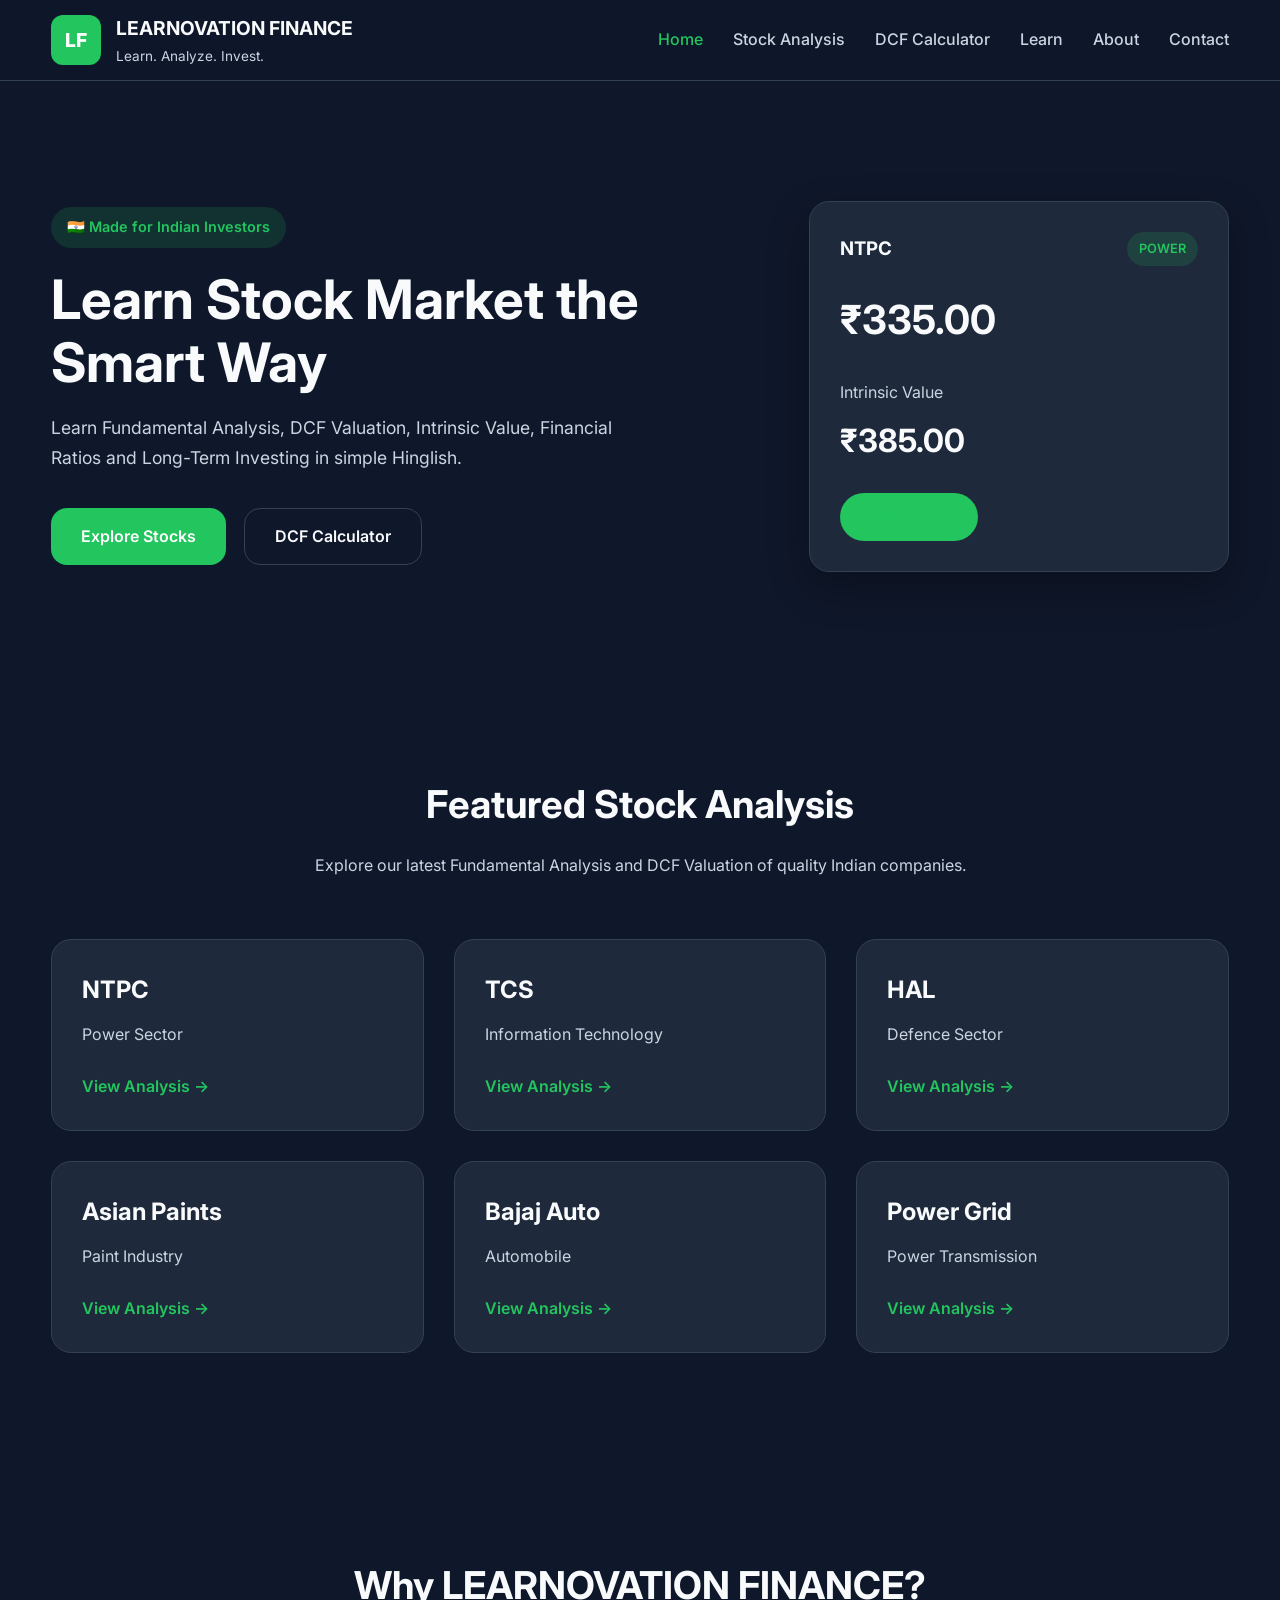
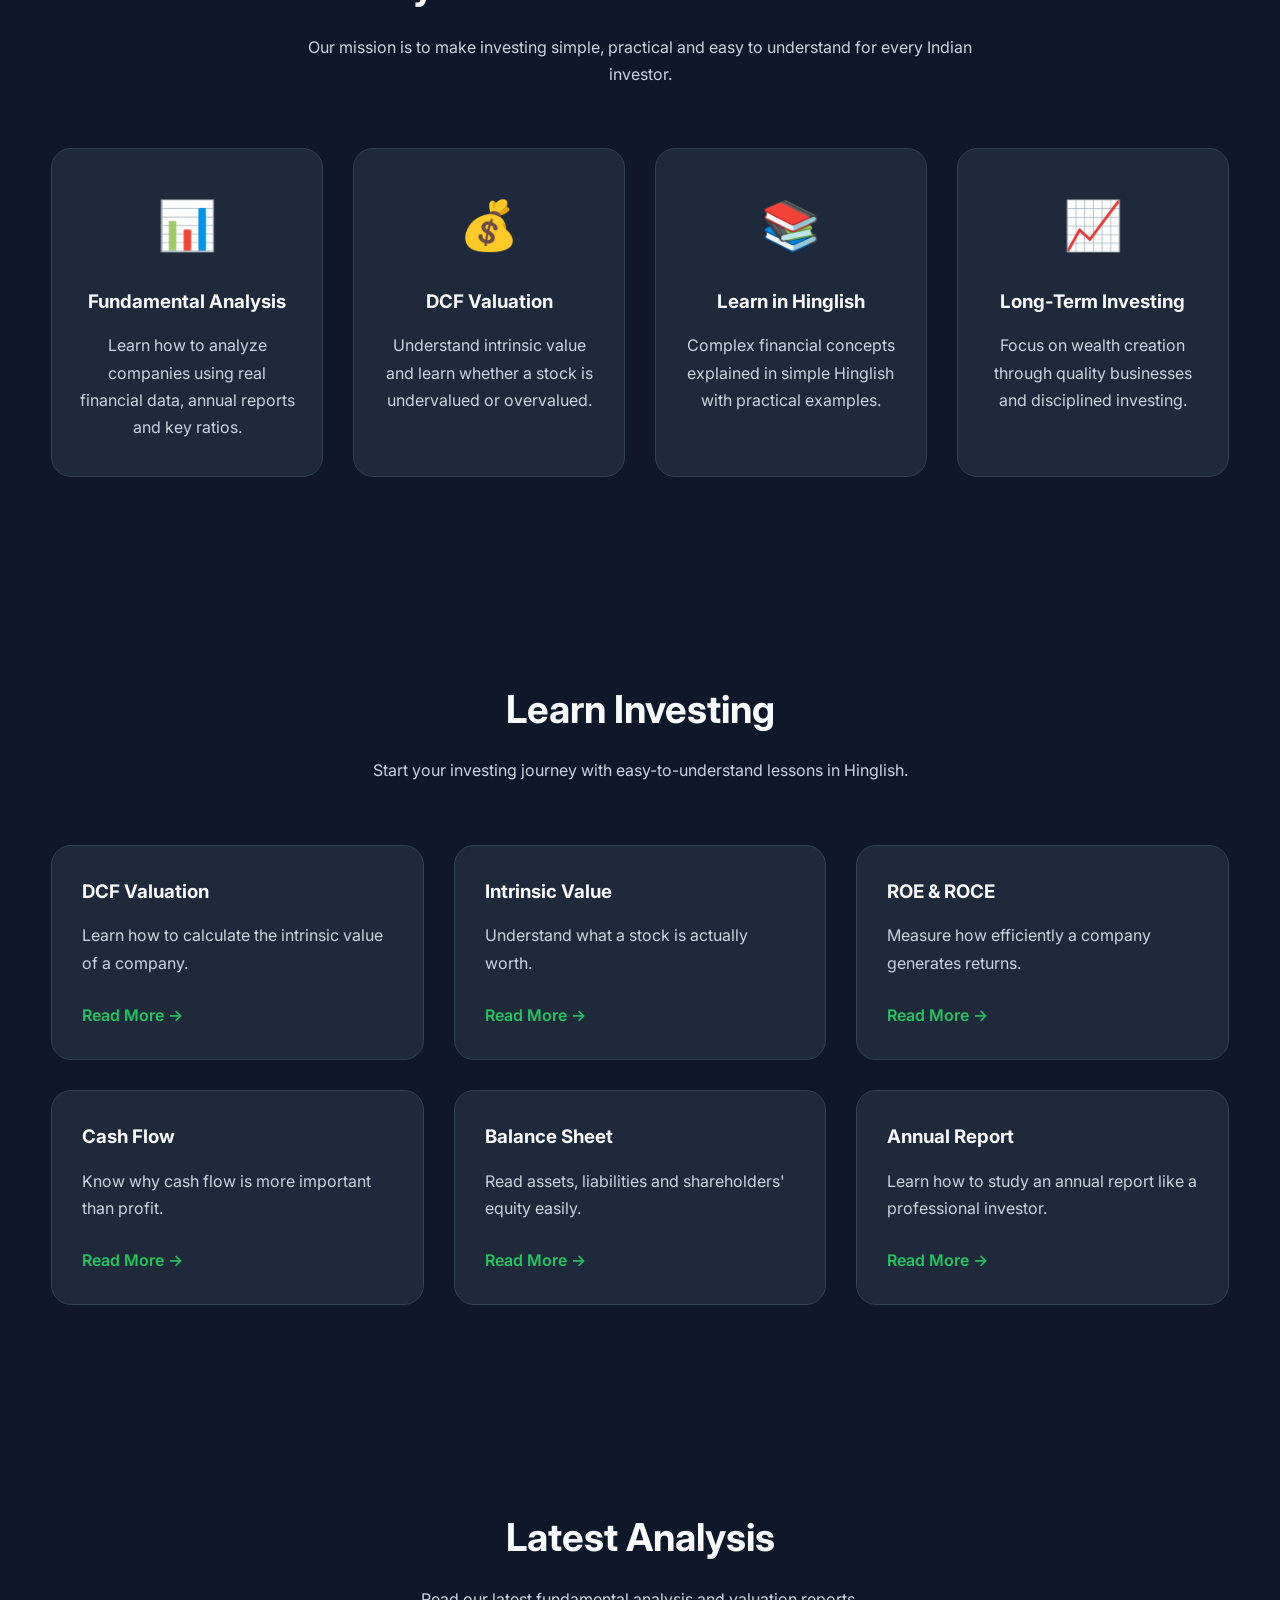
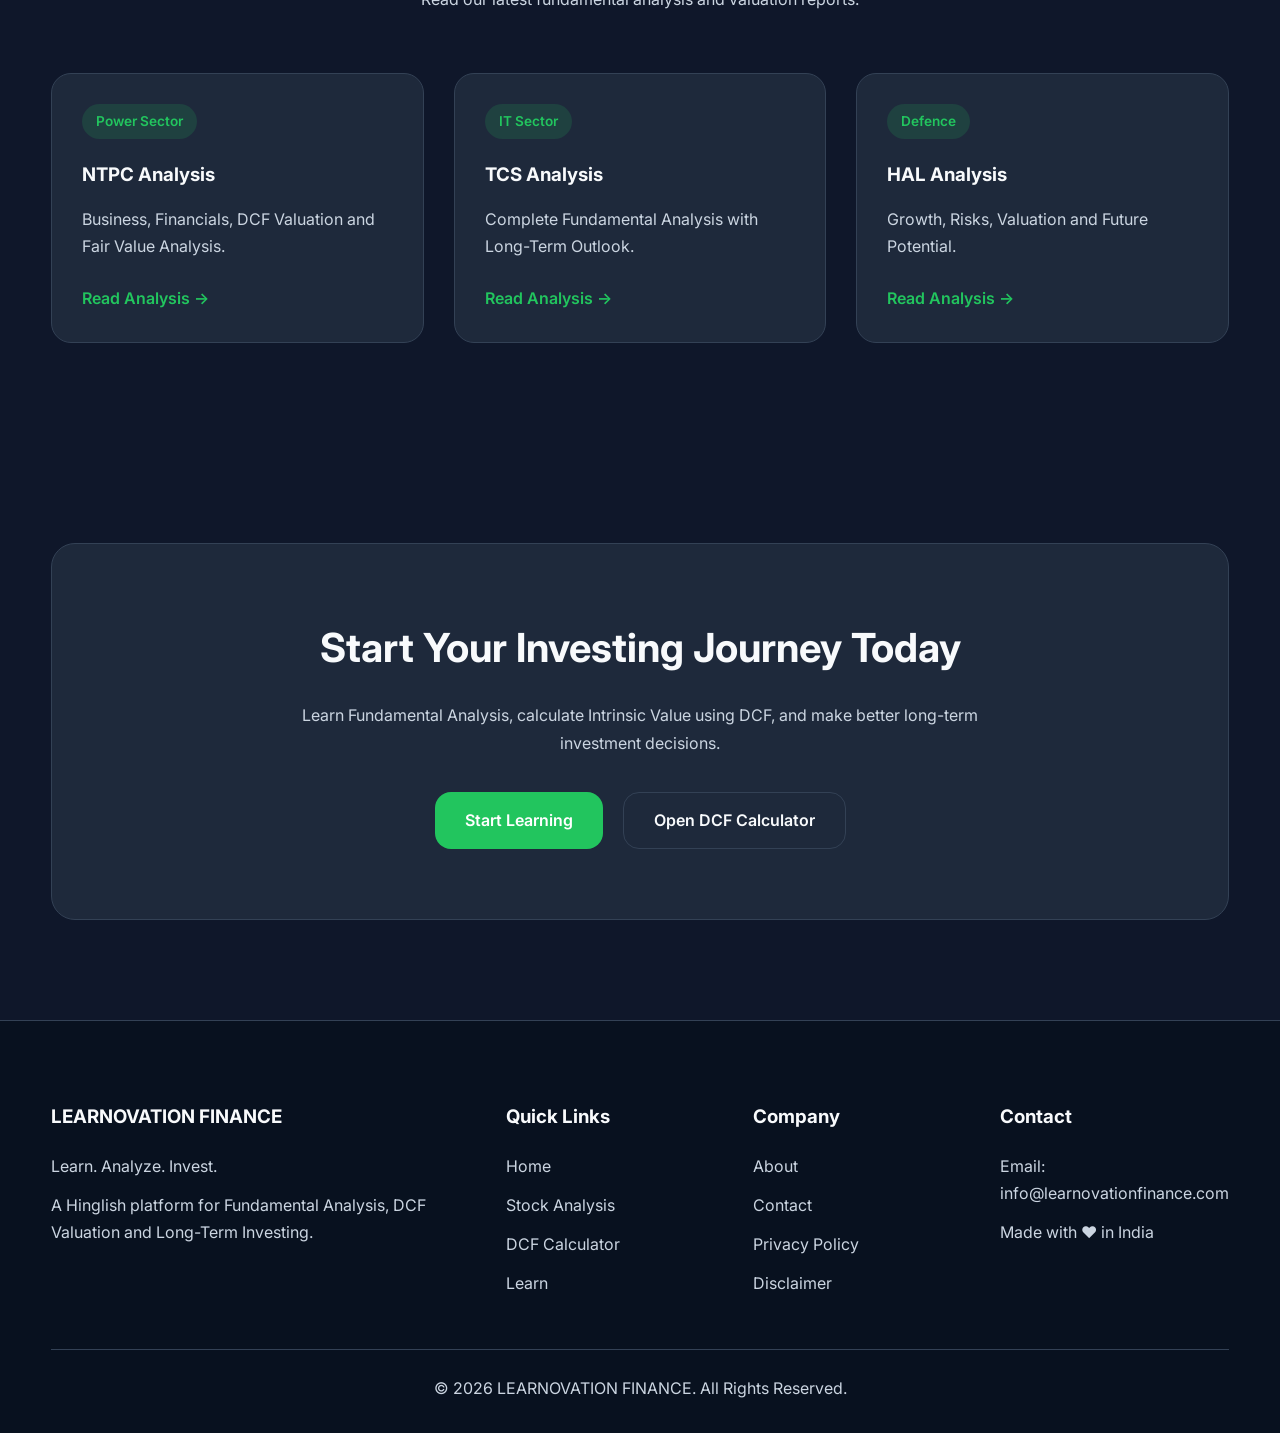
<file: index.html>
<!DOCTYPE html>
<html lang="en">

<head>

    <!-- Basic -->
    <meta charset="UTF-8">
    <meta name="viewport" content="width=device-width, initial-scale=1.0">

    <!-- SEO -->
    <title>LEARNOVATION FINANCE | Learn. Analyze. Invest.</title>

    <meta name="description"
        content="Learnovation Finance is a Hinglish platform for Stock Market Learning, Fundamental Analysis, DCF Valuation and Long-Term Investing.">

    <meta name="keywords"
        content="Stock Market, DCF Calculator, Intrinsic Value, Fundamental Analysis, Value Investing, Indian Stocks">

    <meta name="author"
        content="LEARNOVATION FINANCE">

    <!-- Theme Color -->
    <meta name="theme-color" content="#0F172A">

    <!-- CSS -->
    <link rel="stylesheet" href="css/style.css">
    <link rel="stylesheet" href="css/responsive.css">

    <!-- Favicon -->
    <link rel="icon" href="images/favicon.png">

</head>

<body>

<!-- =========================
        HEADER
========================== -->

<header class="header">

    <div class="container">

        <!-- Logo -->

        <a href="index.html" class="logo">

            <div class="logo-box">
                LF
            </div>

            <div class="logo-text">

                <h2>LEARNOVATION FINANCE</h2>

                <p>Learn. Analyze. Invest.</p>

            </div>

        </a>

        <!-- Navigation -->

        <nav class="navbar">

            <ul class="nav-links">

                <li><a class="active" href="index.html">Home</a></li>

                <li><a href="stock-analysis.html">Stock Analysis</a></li>

                <li><a href="calculator.html">DCF Calculator</a></li>

                <li><a href="learn.html">Learn</a></li>

                <li><a href="about.html">About</a></li>

                <li><a href="contact.html">Contact</a></li>

            </ul>

        </nav>

        <!-- Mobile Menu -->

        <button class="menu-toggle" aria-label="Open Menu">

            ☰

        </button>

    </div>

</header>
<!-- =========================
        HERO SECTION
========================== -->

<section class="hero">

    <div class="container hero-container">

        <!-- Left -->

        <div class="hero-content">

            <span class="hero-badge">
                🇮🇳 Made for Indian Investors
            </span>

            <h1>

                Learn Stock Market the Smart Way

            </h1>

            <p>

                Learn Fundamental Analysis, DCF Valuation, Intrinsic Value,
                Financial Ratios and Long-Term Investing in simple Hinglish.

            </p>

            <div class="hero-buttons">

                <a href="stock-analysis.html" class="btn btn-primary">

                    Explore Stocks

                </a>

                <a href="calculator.html" class="btn btn-secondary">

                    DCF Calculator

                </a>

            </div>

        </div>

        <!-- Right -->

        <div class="hero-card">

            <div class="stock-card">

                <div class="stock-header">

                    <h3>NTPC</h3>

                    <span class="stock-tag">

                        POWER

                    </span>

                </div>

                <div class="stock-price">

                    ₹335.00

                </div>

                <div class="stock-info">

                    <p>Intrinsic Value</p>

                    <h2>₹385.00</h2>

                </div>

                <div class="stock-status buy">

                    Undervalued

                </div>

            </div>

        </div>

    </div>

</section>
<!-- =========================
      FEATURED STOCKS
========================== -->

<section class="featured-stocks">

    <div class="container">

        <div class="section-title">

            <h2>Featured Stock Analysis</h2>

            <p>

                Explore our latest Fundamental Analysis and DCF Valuation of
                quality Indian companies.

            </p>

        </div>

        <div class="stocks-grid">

            <article class="stock-item">

                <h3>NTPC</h3>

                <p>Power Sector</p>

                <a href="stocks/ntpc.html" class="stock-link">

                    View Analysis →

                </a>

            </article>

            <article class="stock-item">

                <h3>TCS</h3>

                <p>Information Technology</p>

                <a href="stocks/tcs.html" class="stock-link">

                    View Analysis →

                </a>

            </article>

            <article class="stock-item">

                <h3>HAL</h3>

                <p>Defence Sector</p>

                <a href="stocks/hal.html" class="stock-link">

                    View Analysis →

                </a>

            </article>

            <article class="stock-item">

                <h3>Asian Paints</h3>

                <p>Paint Industry</p>

                <a href="stocks/asian-paints.html" class="stock-link">

                    View Analysis →

                </a>

            </article>

            <article class="stock-item">

                <h3>Bajaj Auto</h3>

                <p>Automobile</p>

                <a href="stocks/bajaj-auto.html" class="stock-link">

                    View Analysis →

                </a>

            </article>

            <article class="stock-item">

                <h3>Power Grid</h3>

                <p>Power Transmission</p>

                <a href="stocks/power-grid.html" class="stock-link">

                    View Analysis →

                </a>

            </article>

        </div>

    </div>

</section>
<!-- =========================
      WHY LEARNOVATION FINANCE
========================== -->

<section class="why-us">

    <div class="container">

        <div class="section-title">

            <h2>Why LEARNOVATION FINANCE?</h2>

            <p>

                Our mission is to make investing simple, practical and easy to
                understand for every Indian investor.

            </p>

        </div>

        <div class="features-grid">

            <article class="feature-card">

                <div class="feature-icon">📊</div>

                <h3>Fundamental Analysis</h3>

                <p>

                    Learn how to analyze companies using real financial data,
                    annual reports and key ratios.

                </p>

            </article>

            <article class="feature-card">

                <div class="feature-icon">💰</div>

                <h3>DCF Valuation</h3>

                <p>

                    Understand intrinsic value and learn whether a stock is
                    undervalued or overvalued.

                </p>

            </article>

            <article class="feature-card">

                <div class="feature-icon">📚</div>

                <h3>Learn in Hinglish</h3>

                <p>

                    Complex financial concepts explained in simple Hinglish with
                    practical examples.

                </p>

            </article>

            <article class="feature-card">

                <div class="feature-icon">📈</div>

                <h3>Long-Term Investing</h3>

                <p>

                    Focus on wealth creation through quality businesses and
                    disciplined investing.

                </p>

            </article>

        </div>

    </div>

</section>
<!-- =========================
        LEARN SECTION
========================== -->

<section class="learn-section">

    <div class="container">

        <div class="section-title">

            <h2>Learn Investing</h2>

            <p>

                Start your investing journey with easy-to-understand lessons in
                Hinglish.

            </p>

        </div>

        <div class="learn-grid">

            <article class="learn-card">

                <h3>DCF Valuation</h3>

                <p>Learn how to calculate the intrinsic value of a company.</p>

                <a href="learn.html">Read More →</a>

            </article>

            <article class="learn-card">

                <h3>Intrinsic Value</h3>

                <p>Understand what a stock is actually worth.</p>

                <a href="learn.html">Read More →</a>

            </article>

            <article class="learn-card">

                <h3>ROE & ROCE</h3>

                <p>Measure how efficiently a company generates returns.</p>

                <a href="learn.html">Read More →</a>

            </article>

            <article class="learn-card">

                <h3>Cash Flow</h3>

                <p>Know why cash flow is more important than profit.</p>

                <a href="learn.html">Read More →</a>

            </article>

            <article class="learn-card">

                <h3>Balance Sheet</h3>

                <p>Read assets, liabilities and shareholders' equity easily.</p>

                <a href="learn.html">Read More →</a>

            </article>

            <article class="learn-card">

                <h3>Annual Report</h3>

                <p>Learn how to study an annual report like a professional investor.</p>

                <a href="learn.html">Read More →</a>

            </article>

        </div>

    </div>

</section>
<!-- =========================
      FEATURED ANALYSIS
========================== -->

<section class="featured-analysis">

    <div class="container">

        <div class="section-title">

            <h2>Latest Analysis</h2>

            <p>

                Read our latest fundamental analysis and valuation reports.

            </p>

        </div>

        <div class="analysis-grid">

            <article class="analysis-card">

                <span class="analysis-category">

                    Power Sector

                </span>

                <h3>NTPC Analysis</h3>

                <p>

                    Business, Financials, DCF Valuation and Fair Value Analysis.

                </p>

                <a href="stocks/ntpc.html">

                    Read Analysis →

                </a>

            </article>

            <article class="analysis-card">

                <span class="analysis-category">

                    IT Sector

                </span>

                <h3>TCS Analysis</h3>

                <p>

                    Complete Fundamental Analysis with Long-Term Outlook.

                </p>

                <a href="stocks/tcs.html">

                    Read Analysis →

                </a>

            </article>

            <article class="analysis-card">

                <span class="analysis-category">

                    Defence

                </span>

                <h3>HAL Analysis</h3>

                <p>

                    Growth, Risks, Valuation and Future Potential.

                </p>

                <a href="stocks/hal.html">

                    Read Analysis →

                </a>

            </article>

        </div>

    </div>

</section>
<!-- =========================
      CALL TO ACTION
========================== -->

<section class="cta-section">

    <div class="container">

        <div class="cta-box">

            <h2>Start Your Investing Journey Today</h2>

            <p>

                Learn Fundamental Analysis, calculate Intrinsic Value using DCF,
                and make better long-term investment decisions.

            </p>

            <div class="cta-buttons">

                <a href="learn.html" class="btn btn-primary">

                    Start Learning

                </a>

                <a href="calculator.html" class="btn btn-secondary">

                    Open DCF Calculator

                </a>

            </div>

        </div>

    </div>

</section>


<!-- =========================
          FOOTER
========================== -->

<footer class="footer">

    <div class="container">

        <div class="footer-grid">

            <div class="footer-column">

                <h3>LEARNOVATION FINANCE</h3>

                <p>

                    Learn. Analyze. Invest.

                </p>

                <p>

                    A Hinglish platform for Fundamental Analysis,
                    DCF Valuation and Long-Term Investing.

                </p>

            </div>


            <div class="footer-column">

                <h3>Quick Links</h3>

                <ul>

                    <li><a href="index.html">Home</a></li>

                    <li><a href="stock-analysis.html">Stock Analysis</a></li>

                    <li><a href="calculator.html">DCF Calculator</a></li>

                    <li><a href="learn.html">Learn</a></li>

                </ul>

            </div>


            <div class="footer-column">

                <h3>Company</h3>

                <ul>

                    <li><a href="about.html">About</a></li>

                    <li><a href="contact.html">Contact</a></li>

                    <li><a href="privacy-policy.html">Privacy Policy</a></li>

                    <li><a href="disclaimer.html">Disclaimer</a></li>

                </ul>

            </div>


            <div class="footer-column">

                <h3>Contact</h3>

                <p>Email: info@learnovationfinance.com</p>

                <p>Made with ❤️ in India</p>

            </div>

        </div>

        <div class="footer-bottom">

            <p>

                © 2026 LEARNOVATION FINANCE. All Rights Reserved.

            </p>

        </div>

    </div>

</footer>


<script src="js/main.js"></script>

</body>
</html>
</file>
<file: css/style.css>
/*==================================================
            LEARNOVATION FINANCE
                Version 1.0
==================================================*/

/*==========================
        GOOGLE FONT
==========================*/

@import url('https://fonts.googleapis.com/css2?family=Inter:wght@300;400;500;600;700;800;900&display=swap');

/*==========================
        ROOT VARIABLES
==========================*/

:root{

    --primary:#22C55E;
    --primary-dark:#16A34A;

    --bg:#0F172A;
    --surface:#1E293B;
    --surface-light:#334155;

    --text:#F8FAFC;
    --text-light:#CBD5E1;

    --border:#334155;

    --shadow:0 15px 40px rgba(0,0,0,.30);

    --radius:16px;

    --transition:.30s ease;

}

/*==========================
        RESET
==========================*/

*{

    margin:0;
    padding:0;
    box-sizing:border-box;

}

html{

    scroll-behavior:smooth;

}

body{

    font-family:'Inter',sans-serif;

    background:var(--bg);

    color:var(--text);

    line-height:1.7;

}

img{

    max-width:100%;
    display:block;

}

a{

    text-decoration:none;

}

ul{

    list-style:none;

}

.container{

    width:min(1200px,92%);
    margin:auto;

}

section{

    padding:100px 0;

}
/*==================================================
                    HEADER
==================================================*/

.header{

    position:sticky;

    top:0;

    left:0;

    width:100%;

    background:rgba(15,23,42,.95);

    backdrop-filter:blur(12px);

    border-bottom:1px solid var(--border);

    z-index:1000;

}

.header .container{

    display:flex;

    align-items:center;

    justify-content:space-between;

    height:80px;

}

.logo{

    display:flex;

    align-items:center;

    gap:15px;

}

.logo-box{

    width:50px;

    height:50px;

    border-radius:12px;

    background:var(--primary);

    color:#fff;

    display:flex;

    align-items:center;

    justify-content:center;

    font-size:1.2rem;

    font-weight:800;

}

.logo-text h2{

    color:var(--text);

    font-size:1.2rem;

    font-weight:700;

}

.logo-text p{

    color:var(--text-light);

    font-size:.85rem;

}

.nav-links{

    display:flex;

    align-items:center;

    gap:30px;

}

.nav-links a{

    color:var(--text-light);

    font-weight:500;

    transition:var(--transition);

}

.nav-links a:hover,

.nav-links a.active{

    color:var(--primary);

}

.menu-toggle{

    display:none;

    border:none;

    background:none;

    color:#fff;

    font-size:1.8rem;

    cursor:pointer;

}
/*==================================================
                    HERO
==================================================*/

.hero{

    padding:120px 0 100px;

}

.hero-container{

    display:grid;

    grid-template-columns:1fr 420px;

    gap:60px;

    align-items:center;

}

.hero-badge{

    display:inline-block;

    background:rgba(34,197,94,.15);

    color:var(--primary);

    padding:8px 16px;

    border-radius:50px;

    margin-bottom:20px;

    font-size:.9rem;

    font-weight:600;

}

.hero-content h1{

    font-size:3.4rem;

    line-height:1.15;

    margin-bottom:20px;

}

.hero-content p{

    color:var(--text-light);

    font-size:1.1rem;

    margin-bottom:35px;

    max-width:600px;

}

.hero-buttons{

    display:flex;

    gap:18px;

}

.btn{

    display:inline-flex;

    align-items:center;

    justify-content:center;

    padding:14px 30px;

    border-radius:var(--radius);

    font-weight:600;

    transition:var(--transition);

}

.btn-primary{

    background:var(--primary);

    color:#fff;

}

.btn-primary:hover{

    background:var(--primary-dark);

}

.btn-secondary{

    border:1px solid var(--border);

    color:var(--text);

}

.btn-secondary:hover{

    border-color:var(--primary);

    color:var(--primary);

}

.stock-card{

    background:var(--surface);

    border:1px solid var(--border);

    border-radius:20px;

    padding:30px;

    box-shadow:var(--shadow);

}

.stock-header{

    display:flex;

    justify-content:space-between;

    align-items:center;

    margin-bottom:20px;

}

.stock-tag{

    background:rgba(34,197,94,.15);

    color:var(--primary);

    padding:6px 12px;

    border-radius:30px;

    font-size:.8rem;

    font-weight:600;

}

.stock-price{

    font-size:2.5rem;

    font-weight:700;

    margin-bottom:25px;

}

.stock-info p{

    color:var(--text-light);

}

.stock-info h2{

    margin-top:8px;

    font-size:2rem;

}

.stock-status{

    margin-top:25px;

    display:inline-block;

    background:var(--primary);

    color:#fff;

    padding:10px 20px;

    border-radius:40px;

    font-weight:600;

}
/*==================================================
            COMMON SECTION TITLE
==================================================*/

.section-title{

    text-align:center;

    margin-bottom:60px;

}

.section-title h2{

    font-size:2.4rem;

    margin-bottom:15px;

}

.section-title p{

    color:var(--text-light);

    max-width:700px;

    margin:auto;

}


/*==================================================
            FEATURED STOCKS
==================================================*/

.stocks-grid{

    display:grid;

    grid-template-columns:repeat(3,1fr);

    gap:30px;

}

.stock-item{

    background:var(--surface);

    border:1px solid var(--border);

    border-radius:20px;

    padding:30px;

    transition:var(--transition);

}

.stock-item:hover{

    transform:translateY(-8px);

    border-color:var(--primary);

    box-shadow:var(--shadow);

}

.stock-item h3{

    font-size:1.5rem;

    margin-bottom:10px;

}

.stock-item p{

    color:var(--text-light);

    margin-bottom:25px;

}

.stock-link{

    color:var(--primary);

    font-weight:600;

}

.stock-link:hover{

    text-decoration:underline;

}
/*==================================================
                WHY US
==================================================*/

.features-grid{

    display:grid;

    grid-template-columns:repeat(4,1fr);

    gap:30px;

}

.feature-card{

    background:var(--surface);

    border:1px solid var(--border);

    border-radius:20px;

    padding:35px 25px;

    text-align:center;

    transition:var(--transition);

}

.feature-card:hover{

    transform:translateY(-8px);

    border-color:var(--primary);

    box-shadow:var(--shadow);

}

.feature-icon{

    font-size:3rem;

    margin-bottom:20px;

}

.feature-card h3{

    margin-bottom:15px;

}

.feature-card p{

    color:var(--text-light);

}


/*==================================================
                LEARN SECTION
==================================================*/

.learn-grid{

    display:grid;

    grid-template-columns:repeat(3,1fr);

    gap:30px;

}

.learn-card{

    background:var(--surface);

    border:1px solid var(--border);

    border-radius:20px;

    padding:30px;

    transition:var(--transition);

}

.learn-card:hover{

    transform:translateY(-8px);

    border-color:var(--primary);

    box-shadow:var(--shadow);

}

.learn-card h3{

    margin-bottom:15px;

}

.learn-card p{

    color:var(--text-light);

    margin-bottom:25px;

}

.learn-card a{

    color:var(--primary);

    font-weight:600;

}

.learn-card a:hover{

    text-decoration:underline;

}
/*==================================================
            FEATURED ANALYSIS
==================================================*/

.analysis-grid{

    display:grid;

    grid-template-columns:repeat(3,1fr);

    gap:30px;

}

.analysis-card{

    background:var(--surface);

    border:1px solid var(--border);

    border-radius:20px;

    padding:30px;

    transition:var(--transition);

}

.analysis-card:hover{

    transform:translateY(-8px);

    border-color:var(--primary);

    box-shadow:var(--shadow);

}

.analysis-category{

    display:inline-block;

    padding:6px 14px;

    border-radius:30px;

    background:rgba(34,197,94,.15);

    color:var(--primary);

    font-size:.85rem;

    font-weight:600;

    margin-bottom:20px;

}

.analysis-card h3{

    margin-bottom:15px;

}

.analysis-card p{

    color:var(--text-light);

    margin-bottom:25px;

}

.analysis-card a{

    color:var(--primary);

    font-weight:600;

}


/*==================================================
                CTA
==================================================*/

.cta-box{

    background:var(--surface);

    border:1px solid var(--border);

    border-radius:24px;

    padding:70px 40px;

    text-align:center;

}

.cta-box h2{

    font-size:2.5rem;

    margin-bottom:20px;

}

.cta-box p{

    color:var(--text-light);

    max-width:700px;

    margin:0 auto 35px;

}

.cta-buttons{

    display:flex;

    justify-content:center;

    gap:20px;

}


/*==================================================
                FOOTER
==================================================*/

.footer{

    background:#08111F;

    border-top:1px solid var(--border);

    padding:80px 0 30px;

}

.footer-grid{

    display:grid;

    grid-template-columns:2fr 1fr 1fr 1fr;

    gap:40px;

    margin-bottom:40px;

}

.footer-column h3{

    margin-bottom:20px;

}

.footer-column p{

    color:var(--text-light);

    margin-bottom:12px;

}

.footer-column li{

    margin-bottom:12px;

}

.footer-column a{

    color:var(--text-light);

    transition:var(--transition);

}

.footer-column a:hover{

    color:var(--primary);

}

.footer-bottom{

    border-top:1px solid var(--border);

    padding-top:25px;

    text-align:center;

    color:var(--text-light);

}
/*==================================================
                DCF CALCULATOR
==================================================*/

.calculator-box{

    max-width:900px;
    margin:50px auto 0;
    background:var(--surface);
    border:1px solid var(--border);
    border-radius:20px;
    padding:40px;
    box-shadow:var(--shadow);

}

.calculator-grid{

    display:grid;
    grid-template-columns:repeat(2,1fr);
    gap:25px;

}

.input-group{

    display:flex;
    flex-direction:column;

}

.input-group label{

    margin-bottom:10px;
    font-weight:600;

}

.input-group input{

    background:var(--bg);
    color:var(--text);
    border:1px solid var(--border);
    border-radius:12px;
    padding:15px;
    font-size:1rem;
    outline:none;
    transition:var(--transition);

}

.input-group input:focus{

    border-color:var(--primary);

}

.calculator-btn{

    text-align:center;
    margin-top:35px;

}

.result-box{

    margin-top:40px;
    text-align:center;
    background:var(--bg);
    border:1px solid var(--border);
    border-radius:16px;
    padding:30px;

}

.result-box h2{

    font-size:3rem;
    color:var(--primary);
    margin:15px 0;

}

.result-box p{

    color:var(--text-light);

}
/*==================================================
            RESULT DASHBOARD
==================================================*/

.result-grid{

    display:grid;
    grid-template-columns:repeat(auto-fit,minmax(180px,1fr));
    gap:20px;
    margin-top:30px;

}

.result-item{

    background:var(--surface);
    border:1px solid var(--border);
    border-radius:16px;
    padding:20px;
    text-align:center;

}

.result-item h4{

    color:var(--text-light);
    margin-bottom:10px;
    font-size:0.95rem;

}

.result-item h3{

    color:var(--primary);
    font-size:1.6rem;

}

.analysis-box{

    margin-top:35px;
    padding:25px;
    background:rgba(34,197,94,0.08);
    border:1px solid rgba(34,197,94,0.25);
    border-radius:16px;

}

.analysis-box h3{

    margin-bottom:15px;

}

.analysis-box p{

    line-height:1.8;

}

.calculator-actions{

    margin-top:30px;
    text-align:center;

}
/*==================================================
        RECOMMENDATION COLORS
==================================================*/

.buy{

    color:#22C55E !important;

}

.hold{

    color:#FACC15 !important;

}

.avoid{

    color:#EF4444 !important;

}
/*==================================================
            RESULT ANIMATION
==================================================*/

.result-box{

    opacity:0;

    transform:translateY(20px);

    transition:all .4s ease;

}

.result-box.show{

    opacity:1;

    transform:translateY(0);

}
/*==================================================
            FAIR VALUE METER
==================================================*/

.fair-value-meter{

    margin-top:35px;

}

.fair-value-meter h3{

    margin-bottom:15px;

}

.meter{

    width:100%;

    height:18px;

    background:var(--bg);

    border-radius:30px;

    overflow:hidden;

    border:1px solid var(--border);

}

.meter-fill{

    width:0;

    height:100%;

    background:var(--primary);

    transition:all .6s ease;

}

#meterText{

    margin-top:15px;

    text-align:center;

    font-weight:600;

    color:var(--text-light);

}
/*==================================================
            DCF PROJECTION TABLE
==================================================*/

.projection-box{

    margin-top:60px;

}

.table-wrapper{

    overflow-x:auto;

    margin-top:20px;

}

table{

    width:100%;
    border-collapse:collapse;

}

th{

    background:var(--primary);

    color:#fff;

    padding:15px;

}

td{

    padding:14px;

    border-bottom:1px solid var(--border);

    text-align:center;

}

tr:hover{

    background:rgba(255,255,255,.04);

}
/*==================================================
            FAIR VALUE METER
==================================================*/

.fair-value-meter{

    margin:40px 0;

    background:var(--surface);

    padding:25px;

    border-radius:16px;

    border:1px solid var(--border);

}

.fair-value-meter h3{

    margin-bottom:20px;

}

.meter{

    width:100%;

    height:18px;

    background:#1f2937;

    border-radius:50px;

    overflow:hidden;

}

.meter-fill{

    width:0%;

    height:100%;

    background:#22C55E;

    transition:all .8s ease;

}

#meterText{

    margin-top:15px;

    color:var(--text-light);

    font-weight:600;

}
/*==================================================
            DCF GROWTH CHART
==================================================*/

.chart-box{

    margin-top:60px;

    background:var(--surface);

    border:1px solid var(--border);

    border-radius:16px;

    padding:25px;

}

.chart-box h3{

    margin-bottom:20px;

}

.chart-box canvas{

    width:100% !important;

    height:350px !important;

}
/*==================================================
        DCF ASSUMPTIONS
==================================================*/

.assumption-box{

    margin-top:40px;

    background:var(--surface);

    border:1px solid var(--border);

    border-radius:16px;

    padding:25px;

}

.assumption-box h3{

    margin-bottom:20px;

}

.assumption-item{

    display:flex;

    justify-content:space-between;

    align-items:center;

    padding:12px 0;

    border-bottom:1px solid var(--border);

}

.assumption-item:last-child{

    border-bottom:none;

}

.assumption-item span{

    color:var(--text-light);

}

.assumption-item strong{

    color:var(--text);

}
/*==================================================
            REPORT HEADER
==================================================*/

.report-header{

    text-align:center;

    margin-bottom:30px;

}

.report-header h2{

    font-size:28px;

    margin-bottom:8px;

}

.report-header p{

    color:var(--text-light);

    font-size:15px;

}
/*==================================================
        SCENARIO ANALYSIS
==================================================*/

.scenario-box{

    margin-top:40px;

    background:var(--surface);

    border:1px solid var(--border);

    border-radius:16px;

    padding:25px;

}

.scenario-box h3{

    margin-bottom:20px;

}

.scenario-table{

    width:100%;

    border-collapse:collapse;

}

.scenario-table th{

    background:#1f2937;

    color:#ffffff;

    padding:14px;

    text-align:center;

}

.scenario-table td{

    padding:14px;

    text-align:center;

    border-bottom:1px solid var(--border);

}

.scenario-table tr:last-child td{

    border-bottom:none;

}
/*==================================================
        SENSITIVITY MATRIX
==================================================*/

.sensitivity-box{

    margin-top:40px;

    background:var(--surface);

    border:1px solid var(--border);

    border-radius:16px;

    padding:25px;

}

.sensitivity-box h3{

    margin-bottom:8px;

}

.matrix-note{

    color:#9CA3AF;

    margin:8px 0 18px;

    font-size:14px;

    text-align:center;

    line-height:1.6;

}

.sensitivity-table{

    width:100%;

    border-collapse:collapse;

}

.sensitivity-table th{

    background:#1F2937;

    color:#ffffff;

    padding:12px;

    text-align:center;

    font-size:14px;

}

.sensitivity-table td{

    padding:12px;

    text-align:center;

    border:1px solid var(--border);

    font-size:14px;

}

.sensitivity-table tbody tr:hover{

    background:rgba(34,197,94,0.08);

}
/*=========================================
        Sensitivity Heatmap
=========================================*/

.heat-buy{

    background:#16A34A !important;
    color:#fff;
    font-weight:700;

}

.heat-hold{

    background:#EAB308 !important;
    color:#111827;
    font-weight:700;

}

.heat-avoid{

    background:#DC2626 !important;
    color:#fff;
    font-weight:700;

}
/*=========================================
        INTRINSIC VALUE GAUGE
=========================================*/

.gauge-box{

    margin-top:35px;

    background:var(--surface);

    border:1px solid var(--border);

    border-radius:18px;

    padding:25px;

    text-align:center;

}

.gauge{

    width:220px;

    margin:25px auto;

}

.gauge-body{

    width:220px;

    height:110px;

    background:#E5E7EB;

    border-radius:220px 220px 0 0;

    overflow:hidden;

    position:relative;

}

.gauge-fill{

    position:absolute;

    width:220px;

    height:110px;

    background:conic-gradient(
        #22C55E 0deg,
        #FACC15 90deg,
        #EF4444 180deg
    );

    transform-origin:center bottom;

    transform:rotate(-90deg);

    transition:transform .8s ease;

}

.gauge-cover{

    position:absolute;

    left:50%;

    bottom:0;

    transform:translateX(-50%);

    width:150px;

    height:75px;

    background:var(--surface);

    border-radius:150px 150px 0 0;

    display:flex;

    align-items:center;

    justify-content:center;

    font-weight:700;

    font-size:20px;

}
.ai-verdict-box{
    margin-top:30px;
    padding:25px;
    background:#fff;
    border-radius:15px;
    box-shadow:0 8px 20px rgba(0,0,0,.08);
}

.score-circle{
    width:120px;
    height:120px;
    border-radius:50%;
    background:#2563eb;
    color:#fff;
    margin:20px auto;
    display:flex;
    justify-content:center;
    align-items:center;
    font-size:28px;
    font-weight:bold;
}

.verdict-grid{
    display:grid;
    grid-template-columns:repeat(auto-fit,minmax(250px,1fr));
    gap:20px;
}

.strength-box,
.risk-box{
    background:#f9fafb;
    padding:15px;
    border-radius:10px;
}

.strength-box ul,
.risk-box ul{
    padding-left:18px;
}

#investmentVerdict{
    text-align:center;
    margin-bottom:20px;
}
/* AI Verdict Text Fix */

.ai-verdict-box{
    color:#111827;
}

.ai-verdict-box h3{
    color:#111827;
    font-weight:700;
}

#investmentVerdict{
    color:#111827;
    font-size:32px;
    font-weight:700;
    text-align:center;
    margin:20px 0;
}

.strength-box h4,
.risk-box h4{
    color:#111827;
    font-weight:600;
}

.strength-box li,
.risk-box li{
    color:#374151;
    margin:8px 0;
    line-height:1.5;
}
/* ===========================
   WACC Calculator
=========================== */

.wacc-box{
    margin:25px 0;
    padding:20px;
    background:#f8fafc;
    border-radius:15px;
    border:1px solid #e5e7eb;
}

.wacc-box h3{
    text-align:center;
    margin-bottom:20px;
    color:#1e293b;
}

.wacc-box .input-grid{
    display:grid;
    grid-template-columns:repeat(auto-fit,minmax(180px,1fr));
    gap:15px;
}

.wacc-box .btn{
    margin-top:20px;
    width:100%;
}
.wacc-box label{
    display:block;
    color:#111827;
    font-weight:600;
    margin-bottom:8px;
}
.wacc-result{
    display:none;
    margin-top:20px;
    padding:20px;
    background:#ffffff;
    border:1px solid #e5e7eb;
    border-radius:12px;
}

.wacc-result h4{
    margin-bottom:15px;
    color:#111827;
}

.wacc-result p{
    display:flex;
    justify-content:space-between;
    margin:10px 0;
    color:#374151;
}

.wacc-result h3{
    text-align:center;
    color:#16a34a;
    margin:15px 0;
}

#useWACCBtn{
    width:100%;
    margin-top:15px;
}
</file>
<file: css/responsive.css>
/*==================================================
            LEARNOVATION FINANCE
            RESPONSIVE CSS
==================================================*/


/*=========================================
            TABLET (992px)
=========================================*/

@media (max-width:992px){

    .hero-container{

        grid-template-columns:1fr;

        text-align:center;

    }

    .hero-content p{

        margin:0 auto 35px;

    }

    .hero-buttons{

        justify-content:center;

    }

    .stocks-grid{

        grid-template-columns:repeat(2,1fr);

    }

    .features-grid{

        grid-template-columns:repeat(2,1fr);

    }

    .learn-grid{

        grid-template-columns:repeat(2,1fr);

    }

    .analysis-grid{

        grid-template-columns:repeat(2,1fr);

    }

    .footer-grid{

        grid-template-columns:repeat(2,1fr);

    }

}
/*=========================================
            MOBILE (768px)
=========================================*/

@media (max-width:768px){

    .header .container{

        height:70px;

    }

    .navbar{

        display:none;

    }

    .menu-toggle{

        display:block;

    }

    section{

        padding:70px 0;

    }

    .hero{

        padding:70px 0;

    }

    .hero-content h1{

        font-size:2.3rem;

    }

    .hero-content p{

        font-size:1rem;

    }

    .hero-buttons{

        flex-direction:column;

        align-items:center;

    }

    .btn{

        width:100%;

        max-width:300px;

    }

    .stocks-grid{

        grid-template-columns:1fr;

    }

    .features-grid{

        grid-template-columns:1fr;

    }

    .learn-grid{

        grid-template-columns:1fr;

    }

    .analysis-grid{

        grid-template-columns:1fr;

    }

    .footer-grid{

        grid-template-columns:1fr;

        text-align:center;

    }

    .cta-buttons{

        flex-direction:column;

        align-items:center;

    }

}


/*=========================================
        SMALL MOBILE (480px)
=========================================*/

@media (max-width:480px){

    .logo-text h2{

        font-size:1rem;

    }

    .logo-text p{

        font-size:.75rem;

    }

    .hero-content h1{

        font-size:1.9rem;

    }

    .section-title h2{

        font-size:2rem;

    }

    .cta-box{

        padding:40px 20px;

    }

    .cta-box h2{

        font-size:1.8rem;

    }

}
/*=========================================
        MOBILE NAVIGATION
=========================================*/

@media (max-width:768px){

    .navbar{

        position:absolute;

        top:70px;

        left:0;

        width:100%;

        background:var(--surface);

        border-top:1px solid var(--border);

        display:none;

    }

    .navbar.active{

        display:block;

    }

    .nav-links{

        flex-direction:column;

        gap:0;

    }

    .nav-links li{

        width:100%;

    }

    .nav-links a{

        display:block;

        padding:18px 20px;

        border-bottom:1px solid var(--border);

    }

}
/*=========================================
        CALCULATOR RESPONSIVE
=========================================*/

@media (max-width:768px){

    .calculator-grid{

        grid-template-columns:1fr;

    }

    .calculator-box{

        padding:25px;

    }

    .result-box h2{

        font-size:2.2rem;

    }

}
</file>
